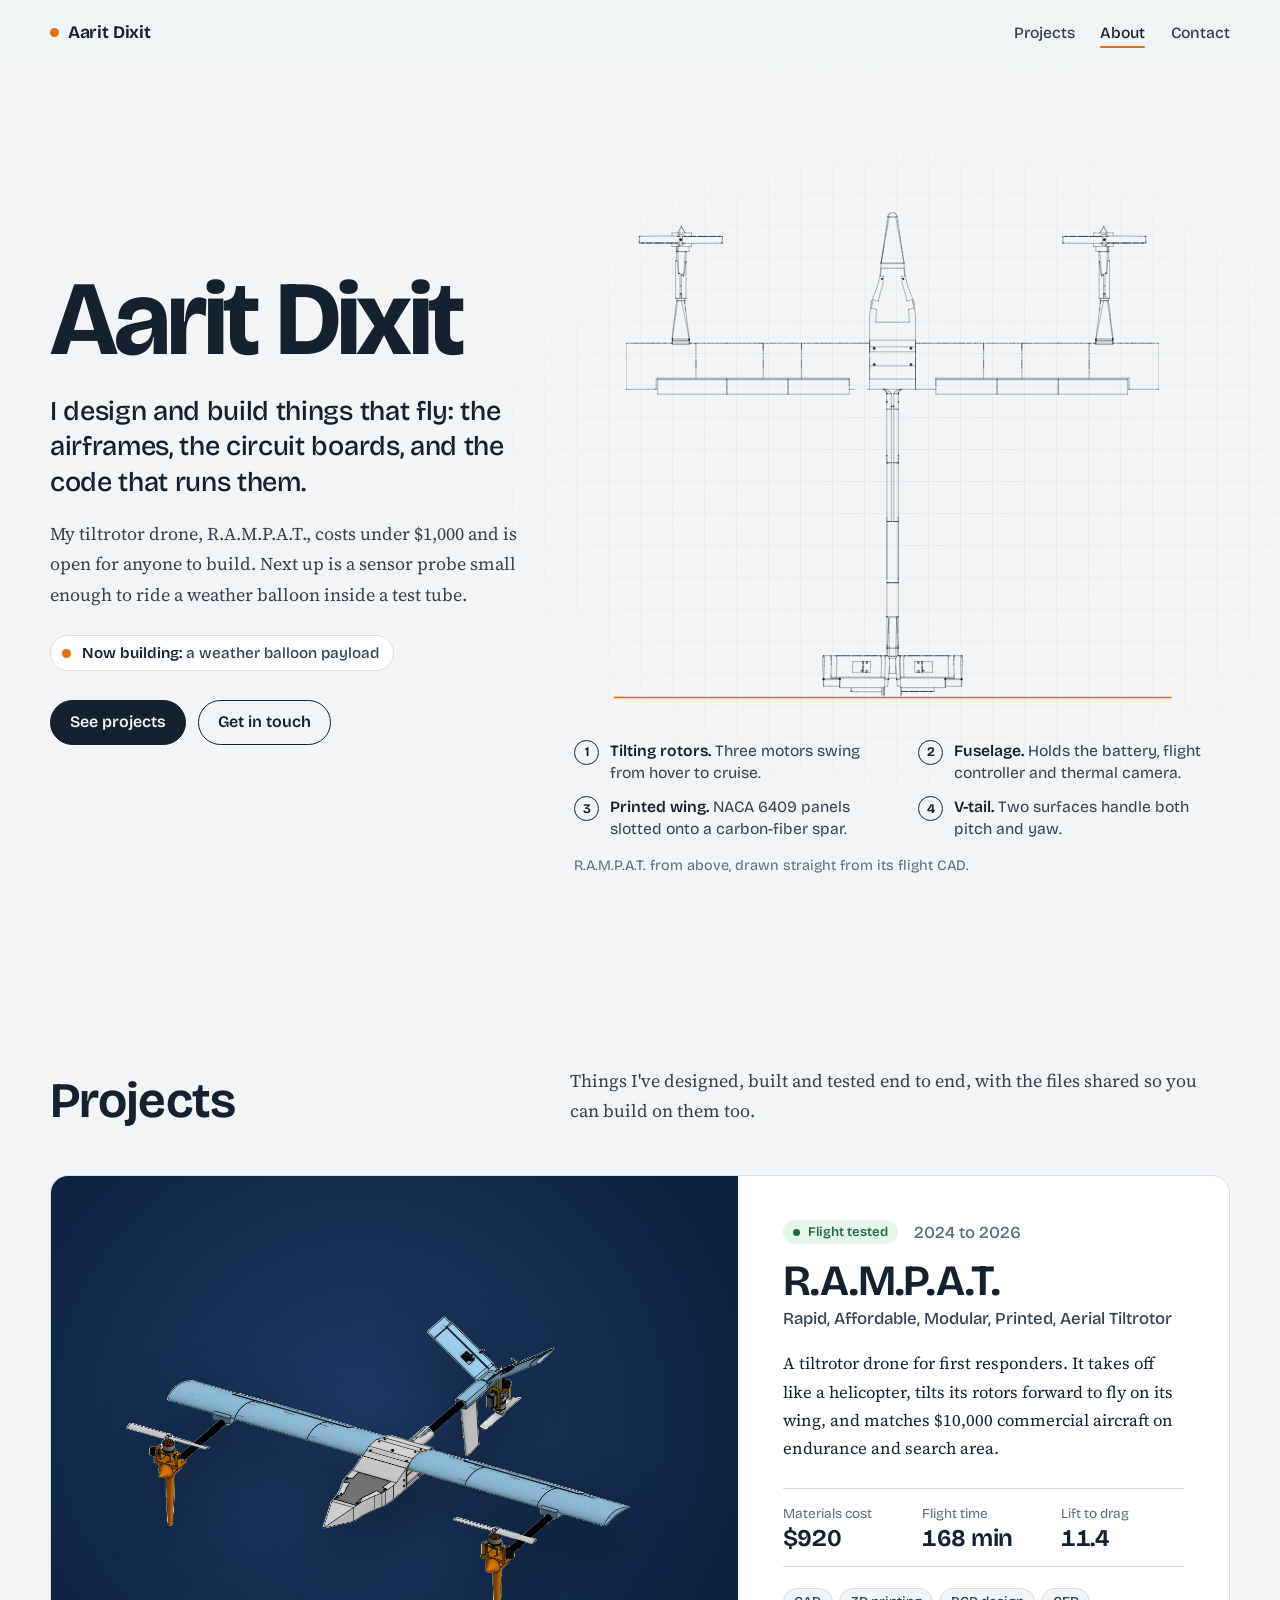
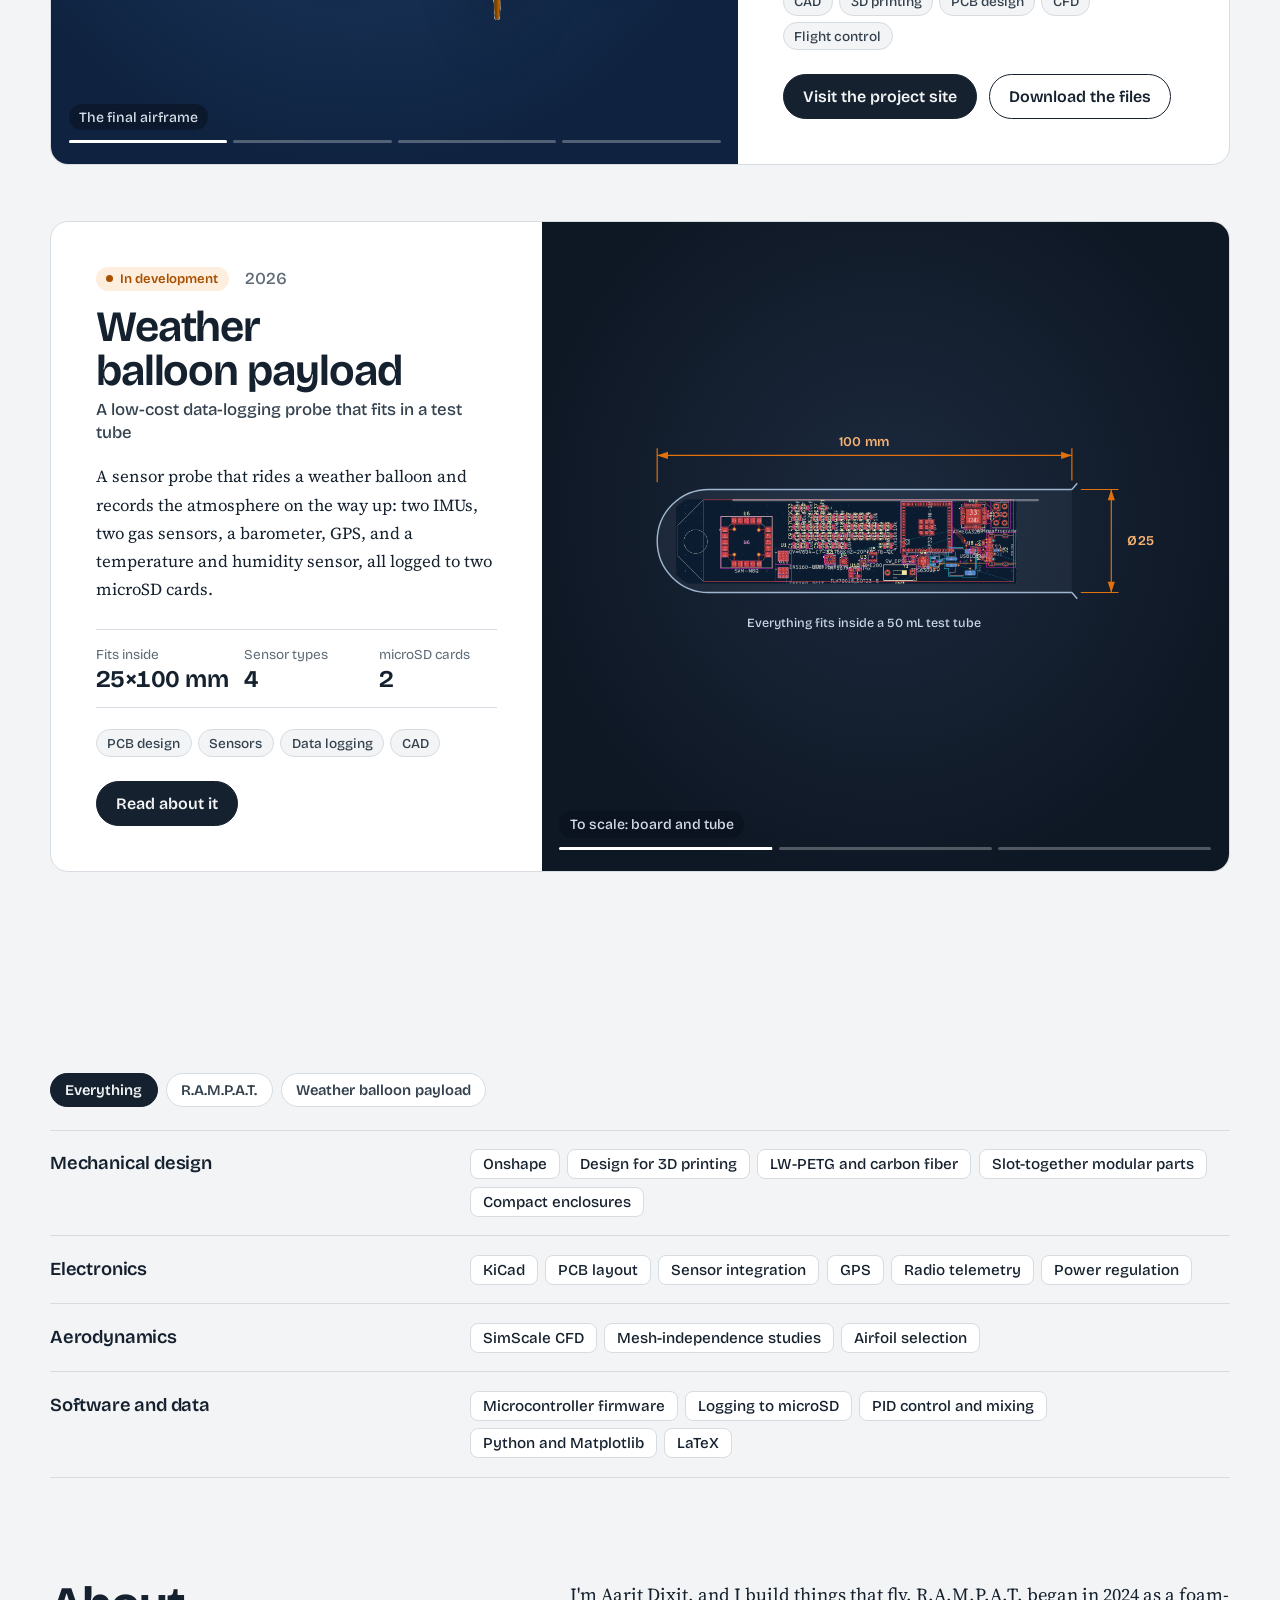
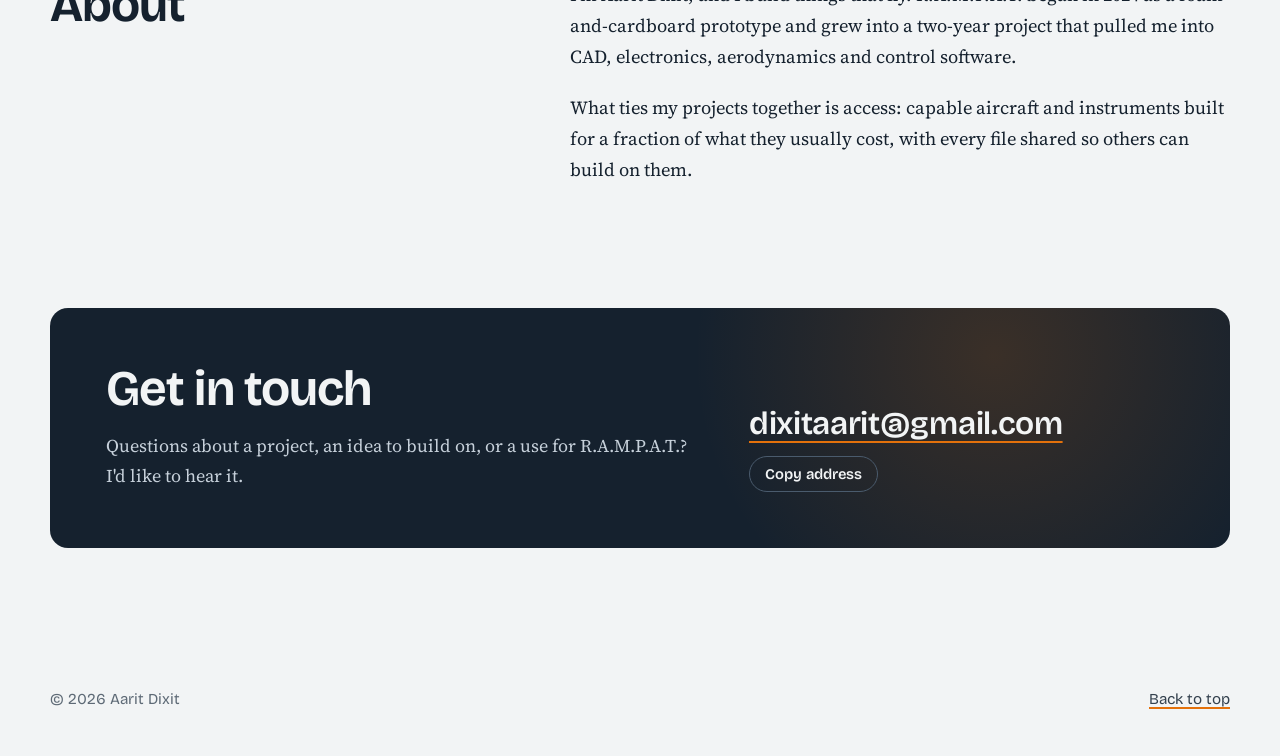
<file: index.html>
<!DOCTYPE html>
<html lang="en">
<head>
<meta charset="utf-8">
<meta name="viewport" content="width=device-width, initial-scale=1">
<title>Aarit Dixit</title>
<meta name="description" content="Aarit Dixit designs and builds things that fly: airframes, circuit boards and the code that runs them. Projects include R.A.M.P.A.T., an open-source 3D-printed tiltrotor, and a weather balloon payload that fits in a test tube.">
<meta property="og:title" content="Aarit Dixit">
<meta property="og:description" content="Aircraft, circuit boards and the code that runs them. Home of R.A.M.P.A.T. and a test-tube-sized weather balloon payload.">
<meta property="og:image" content="assets/img/rampat-render.webp">
<meta name="color-scheme" content="light">
<link rel="icon" href="data:image/svg+xml,%3Csvg xmlns='http://www.w3.org/2000/svg' viewBox='0 0 64 64'%3E%3Crect width='64' height='64' rx='14' fill='%2315212E'/%3E%3Ctext x='32' y='43' font-family='Arial' font-weight='700' font-size='30' text-anchor='middle' fill='%23F2F4F5'%3EAD%3C/text%3E%3Ccircle cx='51' cy='16' r='5' fill='%23E3710B'/%3E%3C/svg%3E">
<link rel="preconnect" href="https://fonts.googleapis.com">
<link rel="preconnect" href="https://fonts.gstatic.com" crossorigin>
<link href="https://fonts.googleapis.com/css2?family=Bricolage+Grotesque:opsz,wght@12..96,400..800&family=Source+Serif+4:ital,opsz,wght@0,8..60,400..600;1,8..60,400&display=swap" rel="stylesheet">
<link rel="stylesheet" href="style.css">
<script>document.documentElement.classList.add('js')</script>
<!-- GoatCounter analytics (no cookies). Dashboard: https://ad314159.goatcounter.com -->
<script data-goatcounter="https://ad314159.goatcounter.com/count" async src="https://gc.zgo.at/count.js"></script>
</head>
<body>
<a class="skip" href="#projects">Skip to projects</a>

<header class="top">
  <div class="wrap">
    <a class="name" href="#top"><i aria-hidden="true"></i>Aarit Dixit</a>
    <nav aria-label="Sections">
      <a href="#projects">Projects</a>
      <a href="#about">About</a>
      <a href="#contact">Contact</a>
    </nav>
  </div>
</header>

<main id="top">

  <!-- ===================== HERO ===================== -->
  <section class="hero">
    <div class="wrap">
      <div class="intro">
        <h1>Aarit Dixit</h1>
        <p class="statement">I design and build things that fly: the airframes, the circuit boards, and the code that runs them.</p>
        <p class="sub">My tiltrotor drone, R.A.M.P.A.T., costs under $1,000 and is open for anyone to build. Next up is a sensor probe small enough to ride a weather balloon inside a test tube.</p>
        <a class="now" href="#payload" data-goatcounter-click="hero-now-building"><span class="pulse" aria-hidden="true"></span><span><b>Now building:</b> a weather balloon payload</span></a>
        <div class="actions">
          <a class="btn" href="#projects">See projects</a>
          <a class="btn line" href="#contact">Get in touch</a>
        </div>
      </div>

      <figure class="plan" id="plan">
        <svg viewBox="-170 -230 2142 1883" role="img" aria-labelledby="planTitle planDesc">
          <title id="planTitle">Plan view of R.A.M.P.A.T.</title>
          <desc id="planDesc">Technical drawing of the aircraft seen from above, generated from its CAD model. Wingspan 1,742 mm, length 1,593 mm. Callouts mark the tilting rotors, fuselage, printed wing and V-tail.</desc>
          <defs>
            <clipPath id="planReveal"><rect id="planRevealRect" x="-170" y="-230" width="2142" height="1883"/></clipPath>
          </defs>
          <g clip-path="url(#planReveal)">
            <image href="assets/img/rampat-plan.svg" x="0" y="0" width="1742" height="1592.7"/>
          </g>
          <line class="scan" id="planScan" x1="-40" x2="1782" y1="0" y2="0"/>
          <g class="dims late" aria-hidden="true">
            <line x1="0" y1="400" x2="0" y2="-150"/>
            <line x1="1742" y1="400" x2="1742" y2="-150"/>
            <line x1="0" y1="-110" x2="1742" y2="-110"/>
            <path d="M0 -110l46 -13v26z" style="fill:var(--accent);stroke:none"/>
            <path d="M1742 -110l-46 -13v26z" style="fill:var(--accent);stroke:none"/>
            <text x="871" y="-138" text-anchor="middle">1,742 mm</text>
            <line x1="930" y1="0" x2="1900" y2="0"/>
            <line x1="1140" y1="1592.7" x2="1900" y2="1592.7"/>
            <line x1="1860" y1="0" x2="1860" y2="1592.7"/>
            <path d="M1860 0l-13 46h26z" style="fill:var(--accent);stroke:none"/>
            <path d="M1860 1592.7l-13 -46h26z" style="fill:var(--accent);stroke:none"/>
            <text x="1920" y="796" text-anchor="middle" transform="rotate(-90 1920 796)">1,593 mm</text>
          </g>
          <g class="leaders late" aria-hidden="true">
            <line x1="560" y1="250" x2="190" y2="92"/><circle class="dot" cx="190" cy="92"/>
            <line x1="1260" y1="250" x2="900" y2="380"/><circle class="dot" cx="900" cy="380"/>
            <line x1="380" y1="820" x2="470" y2="505"/><circle class="dot" cx="470" cy="505"/>
            <line x1="470" y1="1330" x2="720" y2="1490"/><circle class="dot" cx="720" cy="1490"/>
          </g>
          <g class="late" aria-hidden="true">
            <g class="balloon" data-k="1"><circle cx="560" cy="250"/><text x="560" y="252">1</text></g>
            <g class="balloon" data-k="2"><circle cx="1260" cy="250"/><text x="1260" y="252">2</text></g>
            <g class="balloon" data-k="3"><circle cx="380" cy="820"/><text x="380" y="822">3</text></g>
            <g class="balloon" data-k="4"><circle cx="470" cy="1330"/><text x="470" y="1332">4</text></g>
          </g>
        </svg>
        <ol class="legend" aria-label="Drawing callouts">
          <li data-k="1"><b>1</b><span><strong>Tilting rotors.</strong> Three motors swing from hover to cruise.</span></li>
          <li data-k="2"><b>2</b><span><strong>Fuselage.</strong> Holds the battery, flight controller and thermal camera.</span></li>
          <li data-k="3"><b>3</b><span><strong>Printed wing.</strong> NACA 6409 panels slotted onto a carbon-fiber spar.</span></li>
          <li data-k="4"><b>4</b><span><strong>V-tail.</strong> Two surfaces handle both pitch and yaw.</span></li>
        </ol>
        <figcaption>R.A.M.P.A.T. from above, drawn straight from its flight CAD.</figcaption>
      </figure>
    </div>
  </section>

  <!-- ===================== PROJECTS ===================== -->
  <section class="section" id="projects">
    <div class="wrap">
      <div class="section-head" data-reveal>
        <h2>Projects</h2>
        <p>Things I've designed, built and tested end to end, with the files shared so you can build on them too.</p>
      </div>

      <div class="projects">

        <!-- R.A.M.P.A.T. -->
        <article class="proj" id="rampat" data-reveal>
          <div class="stage-wrap">
            <div class="stage navy" data-stage>
              <figure class="slide on">
                <img class="shadow" src="assets/img/rampat-render.webp" width="1163" height="693" alt="Render of R.A.M.P.A.T. with its blue printed wing, white fuselage, V-tail and three orange tilting rotors.">
                <figcaption>The final airframe</figcaption>
              </figure>
              <figure class="slide light">
                <img src="assets/img/rampat-cfd-geometry-7.jpg" width="786" height="471" loading="lazy" alt="Final airframe colored by surface pressure from a CFD simulation.">
                <figcaption>CFD: 73% less drag than geometry 1</figcaption>
              </figure>
              <figure class="slide photo">
                <img src="assets/img/rampat-pcb-photo.jpg" width="1200" height="1600" loading="lazy" alt="Assembled purple flight controller board with a microcontroller module and power connectors." style="object-position:50% 38%">
                <figcaption>The $75 custom flight controller</figcaption>
              </figure>
              <figure class="slide">
                <img class="shadow" src="assets/img/rampat-iteration-2.webp" width="941" height="553" loading="lazy" alt="Render of the earlier, boxier second airframe.">
                <figcaption>Iteration 2, before CFD and carbon fiber</figcaption>
              </figure>
              <div class="bars" role="group" aria-label="Choose an image"></div>
              <span class="glare" aria-hidden="true"></span>
            </div>
          </div>
          <div class="info">
            <p class="kicker"><span class="status">Flight tested</span>2024 to 2026</p>
            <h3><a href="https://thecoder314.github.io/rampat/">R.A.M.P.A.T.</a></h3>
            <p class="full">Rapid, Affordable, Modular, Printed, Aerial Tiltrotor</p>
            <p>A tiltrotor drone for first responders. It takes off like a helicopter, tilts its rotors forward to fly on its wing, and matches $10,000 commercial aircraft on endurance and search area.</p>
            <dl class="facts">
              <div><dt>Materials cost</dt><dd data-count="978" data-prefix="$">$978</dd></div>
              <div><dt>Flight time</dt><dd data-count="178" data-suffix=" min">178 min</dd></div>
              <div><dt>Lift to drag</dt><dd data-count="12.1" data-dec="1">12.1</dd></div>
            </dl>
            <ul class="tags" aria-label="Disciplines">
              <li>CAD</li><li>3D printing</li><li>PCB design</li><li>CFD</li><li>Flight control</li>
            </ul>
            <div class="actions">
              <a class="btn" href="https://thecoder314.github.io/rampat/" data-goatcounter-click="proj-rampat">Visit the project site</a>
              <a class="btn line" href="https://thecoder314.github.io/rampat/files/RAMPAT-all-files.zip" download data-goatcounter-click="proj-rampat-download">Download the files</a>
            </div>
          </div>
        </article>

        <!-- Weather balloon payload -->
        <article class="proj flip" id="payload" data-reveal>
          <div class="stage-wrap">
            <div class="stage slate" data-stage>
              <figure class="slide on" data-play>
                <svg class="tube" viewBox="0 0 660 250" role="img" aria-label="The payload circuit board sliding into a test tube drawn to scale: 100 mm long and 25 mm across.">
                  <defs>
                    <clipPath id="tubeInside"><path d="M534 77H132.5a52.5 52.5 0 0 0 0 105H534z"/></clipPath>
                  </defs>
                  <g clip-path="url(#tubeInside)">
                    <g class="board"><image href="assets/img/payload-pcb-board.png" x="96" y="83" width="380" height="94" preserveAspectRatio="none"/></g>
                  </g>
                  <path class="glass" d="M538 72H132.5a57.5 57.5 0 0 0 0 115H538"/>
                  <path class="glass" d="M538 72l6 -7M538 187l6 7" style="fill:none"/>
                  <path class="shine" d="M160 84H500"/>
                  <g class="dim" aria-hidden="true">
                    <line x1="75" y1="64" x2="75" y2="26"/><line x1="538" y1="62" x2="538" y2="26"/>
                    <line x1="75" y1="34" x2="538" y2="34"/>
                    <path class="arrow" d="M75 34l12 -4v8z"/><path class="arrow" d="M538 34l-12 -4v8z"/>
                    <text x="306" y="24" text-anchor="middle">100 mm</text>
                    <line x1="548" y1="72" x2="590" y2="72"/><line x1="548" y1="187" x2="590" y2="187"/>
                    <line x1="582" y1="72" x2="582" y2="187"/>
                    <path class="arrow" d="M582 72l-4 12h8z"/><path class="arrow" d="M582 187l-4 -12h8z"/>
                    <text x="600" y="134">Ø25</text>
                  </g>
                  <text class="note" x="306" y="226" text-anchor="middle">Everything fits inside a 50 mL test tube</text>
                </svg>
                <figcaption>To scale: board and tube</figcaption>
              </figure>
              <figure class="slide light">
                <img src="assets/img/payload-cad.jpg" width="1156" height="260" loading="lazy" alt="Cutaway CAD model of the payload housing with the battery inside the tube.">
                <figcaption>CAD: housing and battery</figcaption>
              </figure>
              <figure class="slide">
                <img src="assets/img/payload-pcb-layout.png" width="1275" height="627" loading="lazy" alt="KiCad layout of the payload board with GPS, gas sensors, microcontroller and two microSD slots.">
                <figcaption>PCB layout in KiCad, in progress</figcaption>
              </figure>
              <div class="bars" role="group" aria-label="Choose an image"></div>
              <span class="glare" aria-hidden="true"></span>
            </div>
          </div>
          <div class="info">
            <p class="kicker"><span class="status wip">In development</span>2026</p>
            <h3><a href="projects/weather-balloon-payload.html">Weather balloon payload</a></h3>
            <p class="full">A low-cost data-logging probe that fits in a test tube</p>
            <p>A sensor probe that rides a weather balloon and records the atmosphere on the way up: two IMUs, two gas sensors, a barometer, GPS, and a temperature and humidity sensor, all logged to two microSD cards.</p>
            <dl class="facts">
              <div><dt>Fits inside</dt><dd>25×100 mm</dd></div>
              <div><dt>Sensor types</dt><dd data-count="5">5</dd></div>
              <div><dt>microSD cards</dt><dd data-count="2">2</dd></div>
            </dl>
            <ul class="tags" aria-label="Disciplines">
              <li>PCB design</li><li>Sensors</li><li>Data logging</li><li>CAD</li>
            </ul>
            <div class="actions">
              <a class="btn" href="projects/weather-balloon-payload.html" data-goatcounter-click="proj-payload">Read about it</a>
            </div>
          </div>
        </article>

        <!--
          ADDING ANOTHER PROJECT
          Copy one of the <article class="proj"> blocks above and change its text and images.
          Add class="proj flip" to put the images on the right. Each <figure class="slide"> is one image
          in the auto-playing gallery; the first one needs class="slide on".
          For a full write-up, copy projects/_template.html.
        -->
      </div>
    </div>
  </section>

  <!-- ===================== TOOLBOX ===================== -->
  <section class="section" id="tools">
    <div class="wrap">
      <div class="section-head" data-reveal>
        <h2>What I work with</h2>
        <p>The tools and methods behind these projects. Pick a project to see what it used.</p>
      </div>
      <div class="filter" role="group" aria-label="Show tools used by" data-reveal>
        <button type="button" data-f="all" aria-pressed="true">Everything</button>
        <button type="button" data-f="r" aria-pressed="false">R.A.M.P.A.T.</button>
        <button type="button" data-f="p" aria-pressed="false">Weather balloon payload</button>
      </div>
      <dl class="tools" id="tools-list" data-reveal>
        <div><dt>Mechanical design</dt><dd>
          <span class="tool" data-p="r p">Onshape</span><span class="tool" data-p="r p">Design for 3D printing</span><span class="tool" data-p="r">LW-PETG and carbon fiber</span><span class="tool" data-p="r">Slot-together modular parts</span><span class="tool" data-p="p">Compact enclosures</span>
        </dd></div>
        <div><dt>Electronics</dt><dd>
          <span class="tool" data-p="r p">KiCad</span><span class="tool" data-p="r p">PCB layout</span><span class="tool" data-p="r p">Sensor integration</span><span class="tool" data-p="p">GPS</span><span class="tool" data-p="r">Radio telemetry</span><span class="tool" data-p="p">Power regulation</span>
        </dd></div>
        <div><dt>Aerodynamics</dt><dd>
          <span class="tool" data-p="r">SimScale CFD</span><span class="tool" data-p="r">Mesh-independence studies</span><span class="tool" data-p="r">Airfoil selection</span>
        </dd></div>
        <div><dt>Software and data</dt><dd>
          <span class="tool" data-p="r p">Microcontroller firmware</span><span class="tool" data-p="r p">Logging to microSD</span><span class="tool" data-p="r">PID control and mixing</span><span class="tool" data-p="r">Python and Matplotlib</span><span class="tool" data-p="r">LaTeX</span>
        </dd></div>
      </dl>
    </div>
  </section>

  <!-- ===================== ABOUT ===================== -->
  <section class="section" id="about">
    <div class="wrap about" data-reveal>
      <h2>About</h2>
      <div class="text">
        <!-- Add a photo here if you like:
             <img src="assets/img/me.jpg" width="800" height="1000" alt="Aarit Dixit" style="border-radius:12px;margin-bottom:1.5rem;max-width:320px"> -->
        <p>I'm Aarit Dixit, and I build things that fly. R.A.M.P.A.T. began in 2024 as a foam-and-cardboard prototype and grew into a two-year project that pulled me into CAD, electronics, aerodynamics and control software.</p>
        <p>What ties my projects together is access: capable aircraft and instruments built for a fraction of what they usually cost, with every file shared so others can build on them.</p>
      </div>
    </div>
  </section>

  <!-- ===================== CONTACT ===================== -->
  <section class="section" id="contact">
    <div class="wrap">
      <div class="contact" data-reveal>
        <div>
          <h2>Get in touch</h2>
          <p>Questions about a project, an idea to build on, or a use for R.A.M.P.A.T.? I'd like to hear it.</p>
        </div>
        <div class="row">
          <a class="mail" href="mailto:dixitaarit@gmail.com" data-goatcounter-click="email">dixitaarit@gmail.com</a>
          <button type="button" class="copy" id="copyMail" data-mail="dixitaarit@gmail.com">Copy address</button>
        </div>
      </div>
    </div>
  </section>
</main>

<footer class="foot">
  <div class="wrap">
    <span>&copy; <span id="year">2026</span> Aarit Dixit</span>
    <a href="#top">Back to top</a>
  </div>
</footer>

<script src="main.js" defer></script>
</body>
</html>
</file>
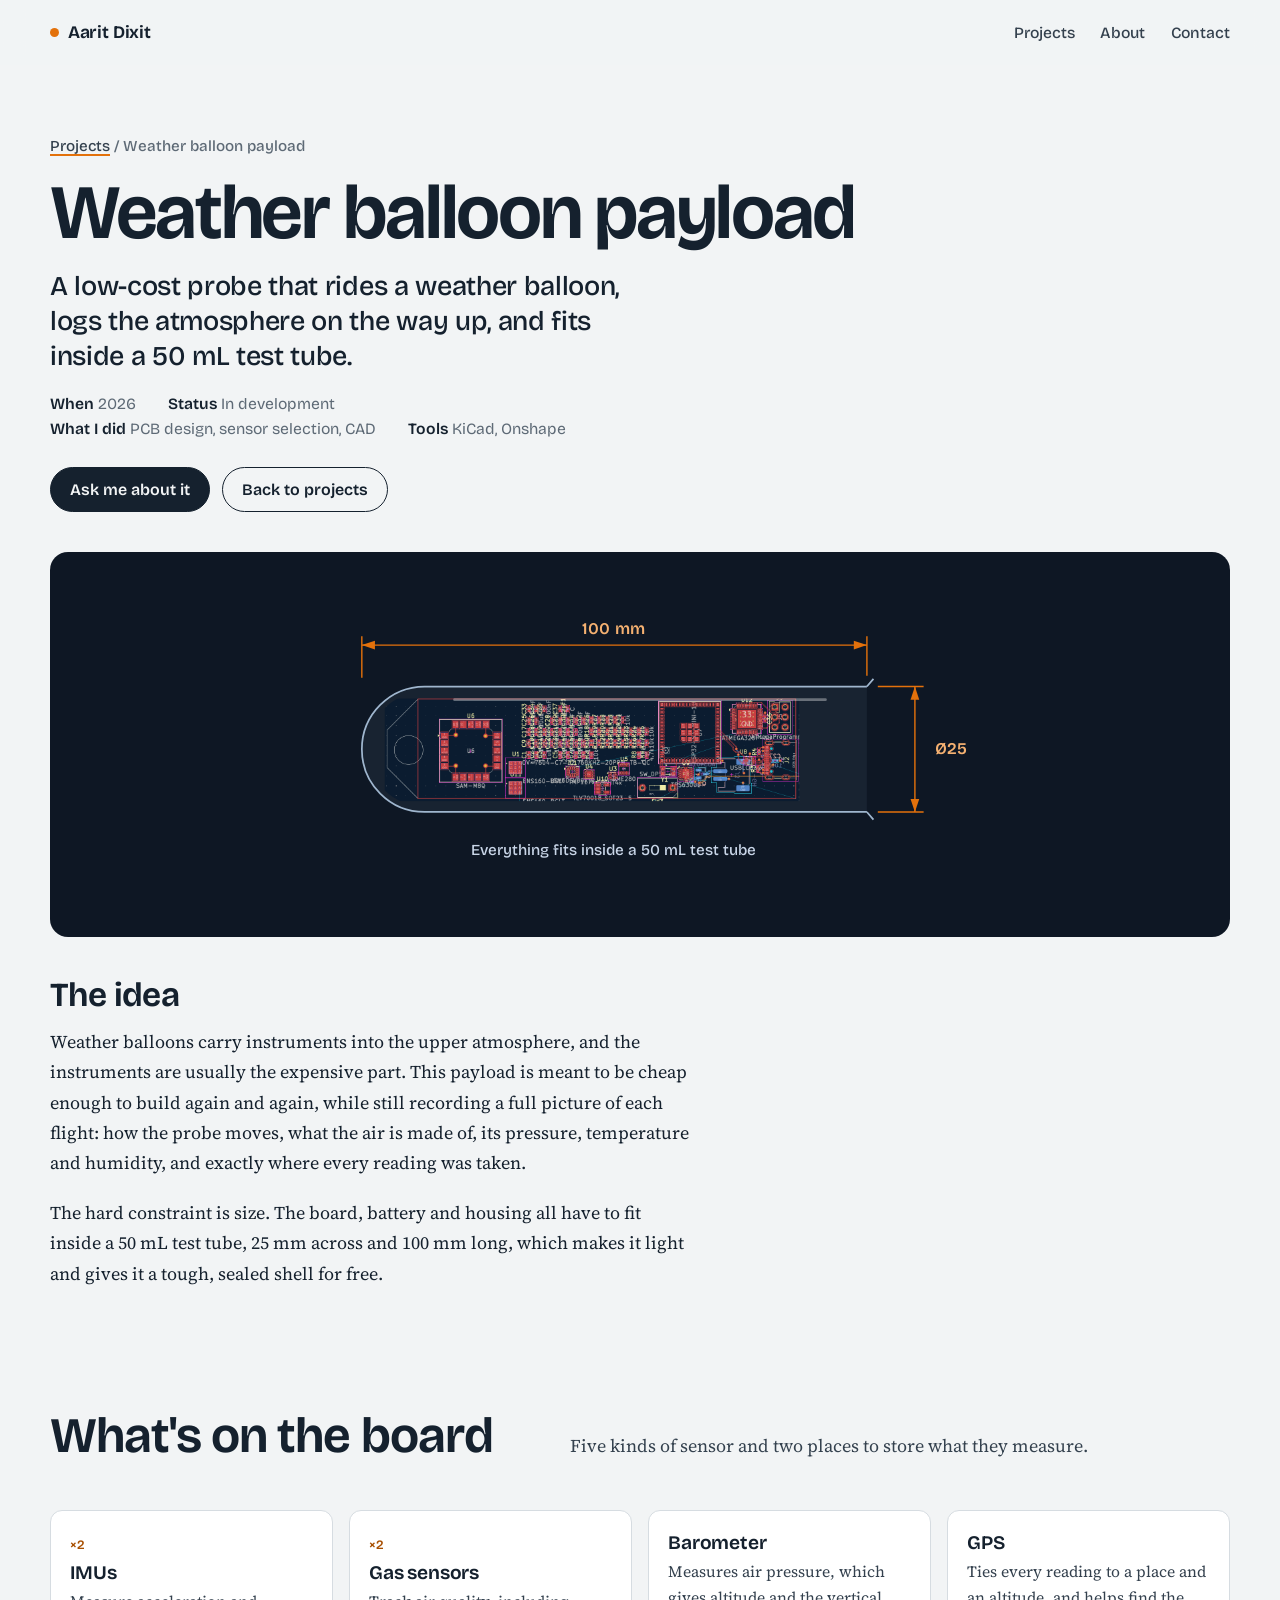
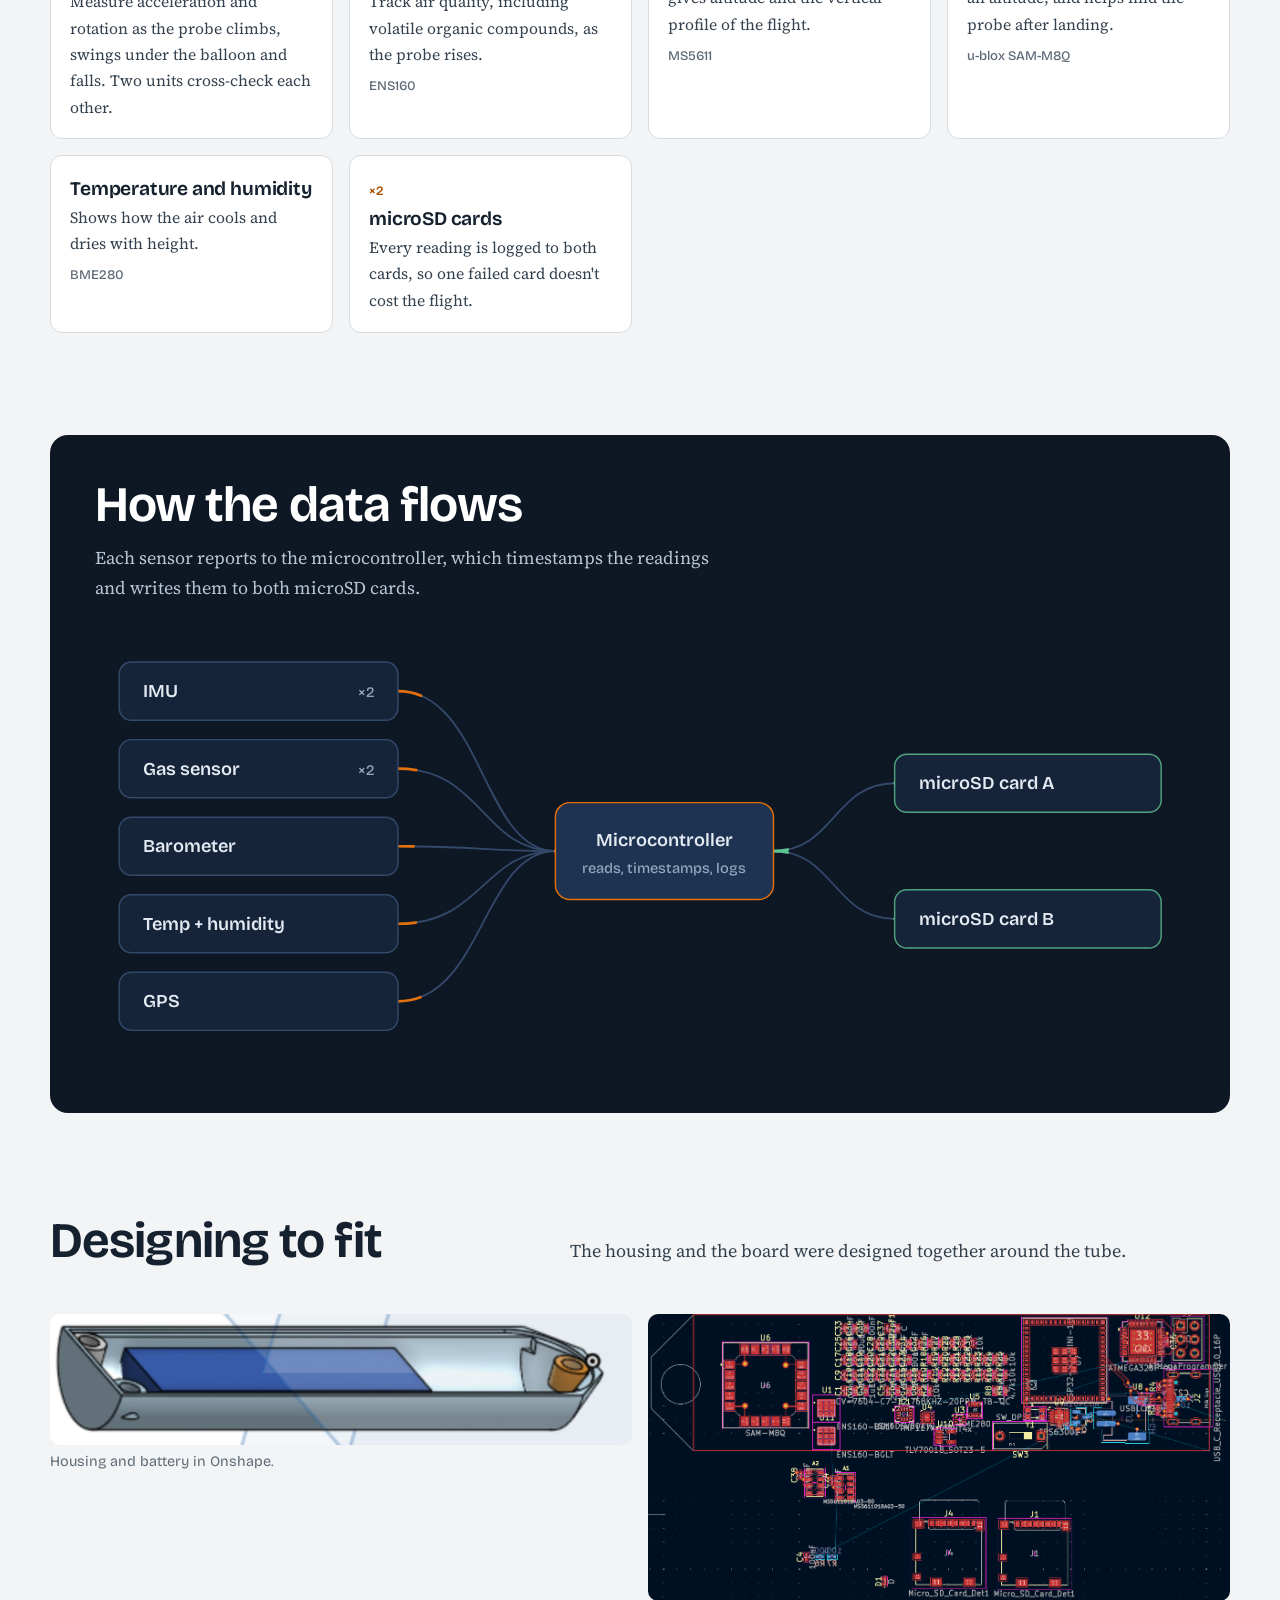
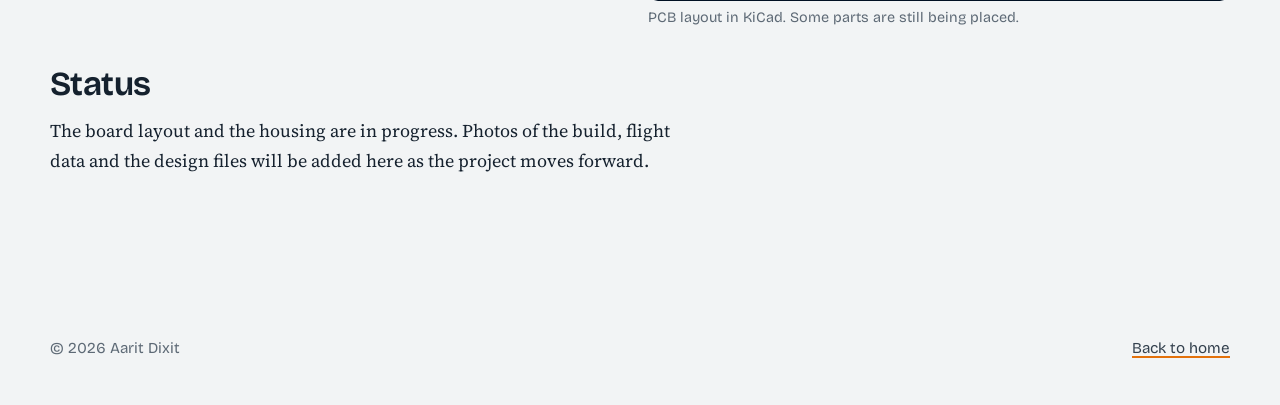
<file: projects/weather-balloon-payload.html>
<!DOCTYPE html>
<html lang="en">
<head>
<meta charset="utf-8">
<meta name="viewport" content="width=device-width, initial-scale=1">
<title>Weather balloon payload | Aarit Dixit</title>
<meta name="description" content="A low-cost data-logging probe for weather balloons: two IMUs, two gas sensors, a barometer, GPS and a temperature and humidity sensor, logged to two microSD cards, all inside a 50 mL test tube.">
<meta property="og:title" content="Weather balloon payload | Aarit Dixit">
<meta property="og:description" content="A sensor probe that rides a weather balloon and fits inside a 50 mL test tube.">
<meta property="og:image" content="../assets/img/payload-pcb-board.png">
<meta name="color-scheme" content="light">
<link rel="icon" href="data:image/svg+xml,%3Csvg xmlns='http://www.w3.org/2000/svg' viewBox='0 0 64 64'%3E%3Crect width='64' height='64' rx='14' fill='%2315212E'/%3E%3Ctext x='32' y='43' font-family='Arial' font-weight='700' font-size='30' text-anchor='middle' fill='%23F2F4F5'%3EAD%3C/text%3E%3Ccircle cx='51' cy='16' r='5' fill='%23E3710B'/%3E%3C/svg%3E">
<link rel="preconnect" href="https://fonts.googleapis.com">
<link rel="preconnect" href="https://fonts.gstatic.com" crossorigin>
<link href="https://fonts.googleapis.com/css2?family=Bricolage+Grotesque:opsz,wght@12..96,400..800&family=Source+Serif+4:ital,opsz,wght@0,8..60,400..600;1,8..60,400&display=swap" rel="stylesheet">
<link rel="stylesheet" href="../style.css">
<script>document.documentElement.classList.add('js')</script>
<script data-goatcounter="https://ad314159.goatcounter.com/count" async src="https://gc.zgo.at/count.js"></script>
</head>
<body>
<a class="skip" href="#content">Skip to content</a>

<header class="top">
  <div class="wrap">
    <a class="name" href="../"><i aria-hidden="true"></i>Aarit Dixit</a>
    <nav aria-label="Sections">
      <a href="../#projects">Projects</a>
      <a href="../#about">About</a>
      <a href="../#contact">Contact</a>
    </nav>
  </div>
</header>

<main id="content">
  <section class="proj-hero">
    <div class="wrap">
      <div class="intro">
        <p class="crumbs"><a href="../#projects">Projects</a> / Weather balloon payload</p>
        <h1>Weather balloon payload</h1>
        <p class="statement">A low-cost probe that rides a weather balloon, logs the atmosphere on the way up, and fits inside a 50 mL test tube.</p>
        <p class="proj-meta">
          <span><b>When</b> 2026</span>
          <span><b>Status</b> In development</span>
          <span><b>What I did</b> PCB design, sensor selection, CAD</span>
          <span><b>Tools</b> KiCad, Onshape</span>
        </p>
        <div class="actions">
          <a class="btn" href="mailto:dixitaarit@gmail.com?subject=Weather%20balloon%20payload" data-goatcounter-click="payload-email">Ask me about it</a>
          <a class="btn line" href="../#projects">Back to projects</a>
        </div>
      </div>
    </div>
  </section>

  <section class="section" style="padding-top:.5rem">
    <div class="wrap">
      <div class="dark-band" data-play-on-view style="display:grid;place-items:center;padding-block:clamp(2rem,5vw,3.5rem)">
        <svg class="tube" viewBox="0 0 660 250" role="img" aria-label="The payload circuit board sliding into a test tube drawn to scale: 100 mm long and 25 mm across.">
          <defs><clipPath id="tubeInside2"><path d="M534 77H132.5a52.5 52.5 0 0 0 0 105H534z"/></clipPath></defs>
          <g clip-path="url(#tubeInside2)"><g class="board"><image href="../assets/img/payload-pcb-board.png" x="96" y="83" width="380" height="94" preserveAspectRatio="none"/></g></g>
          <path class="glass" d="M538 72H132.5a57.5 57.5 0 0 0 0 115H538"/>
          <path class="glass" d="M538 72l6 -7M538 187l6 7" style="fill:none"/>
          <path class="shine" d="M160 84H500"/>
          <g class="dim" aria-hidden="true">
            <line x1="75" y1="64" x2="75" y2="26"/><line x1="538" y1="62" x2="538" y2="26"/>
            <line x1="75" y1="34" x2="538" y2="34"/>
            <path class="arrow" d="M75 34l12 -4v8z"/><path class="arrow" d="M538 34l-12 -4v8z"/>
            <text x="306" y="24" text-anchor="middle">100 mm</text>
            <line x1="548" y1="72" x2="590" y2="72"/><line x1="548" y1="187" x2="590" y2="187"/>
            <line x1="582" y1="72" x2="582" y2="187"/>
            <path class="arrow" d="M582 72l-4 12h8z"/><path class="arrow" d="M582 187l-4 -12h8z"/>
            <text x="600" y="134">Ø25</text>
          </g>
          <text class="note" x="306" y="226" text-anchor="middle">Everything fits inside a 50 mL test tube</text>
        </svg>
      </div>

      <div class="prose" data-reveal>
        <h2>The idea</h2>
        <p>Weather balloons carry instruments into the upper atmosphere, and the instruments are usually the expensive part. This payload is meant to be cheap enough to build again and again, while still recording a full picture of each flight: how the probe moves, what the air is made of, its pressure, temperature and humidity, and exactly where every reading was taken.</p>
        <p>The hard constraint is size. The board, battery and housing all have to fit inside a 50 mL test tube, 25 mm across and 100 mm long, which makes it light and gives it a tough, sealed shell for free.</p>
      </div>
    </div>
  </section>

  <section class="section">
    <div class="wrap">
      <div class="section-head" data-reveal>
        <h2>What's on the board</h2>
        <p>Five kinds of sensor and two places to store what they measure.</p>
      </div>
      <!-- Part numbers below are read from the KiCad layout. Double-check them against the final schematic. -->
      <div class="sensors" data-reveal>
        <article class="sensor"><span class="qty">×2</span><h3>IMUs</h3><p>Measure acceleration and rotation as the probe climbs, swings under the balloon and falls. Two units cross-check each other.</p></article>
        <article class="sensor"><span class="qty">×2</span><h3>Gas sensors</h3><p>Track air quality, including volatile organic compounds, as the probe rises.</p><span class="part">ENS160</span></article>
        <article class="sensor"><h3>Barometer</h3><p>Measures air pressure, which gives altitude and the vertical profile of the flight.</p><span class="part">MS5611</span></article>
        <article class="sensor"><h3>GPS</h3><p>Ties every reading to a place and an altitude, and helps find the probe after landing.</p><span class="part">u-blox SAM-M8Q</span></article>
        <article class="sensor"><h3>Temperature and humidity</h3><p>Shows how the air cools and dries with height.</p><span class="part">BME280</span></article>
        <article class="sensor"><span class="qty">×2</span><h3>microSD cards</h3><p>Every reading is logged to both cards, so one failed card doesn't cost the flight.</p></article>
      </div>
    </div>
  </section>

  <section class="section">
    <div class="wrap">
      <div class="dark-band" data-reveal>
        <h2>How the data flows</h2>
        <p style="margin-top:.8rem">Each sensor reports to the microcontroller, which timestamps the readings and writes them to both microSD cards.</p>
        <div style="margin-top:1.8rem">
<svg class="flow flow-h" viewBox="0 0 900 360" role="img" aria-label="Data flow: two IMUs, two gas sensors, a barometer, a temperature and humidity sensor and GPS all feed the microcontroller, which writes every reading to two microSD cards."><path class="wire" d="M250 48C320 48 320 180 380 180"/><path class="wire" d="M250 112C320 112 320 180 380 180"/><path class="wire" d="M250 176C320 176 320 180 380 180"/><path class="wire" d="M250 240C320 240 320 180 380 180"/><path class="wire" d="M250 304C320 304 320 180 380 180"/><path class="wire" d="M560 180C610 180 610 124 660 124"/><path class="wire" d="M560 180C610 180 610 236 660 236"/><path class="pulse-line" pathLength="100" style="animation-delay:-0.00s" d="M250 48C320 48 320 180 380 180"/><path class="pulse-line" pathLength="100" style="animation-delay:-0.45s" d="M250 112C320 112 320 180 380 180"/><path class="pulse-line" pathLength="100" style="animation-delay:-0.90s" d="M250 176C320 176 320 180 380 180"/><path class="pulse-line" pathLength="100" style="animation-delay:-1.35s" d="M250 240C320 240 320 180 380 180"/><path class="pulse-line" pathLength="100" style="animation-delay:-1.80s" d="M250 304C320 304 320 180 380 180"/><path class="pulse-line out" pathLength="100" style="animation-delay:-0.00s" d="M560 180C610 180 610 124 660 124"/><path class="pulse-line out" pathLength="100" style="animation-delay:-1.20s" d="M560 180C610 180 610 236 660 236"/><g class="box"><rect x="20" y="24" width="230" height="48" rx="10"/><text x="40" y="53">IMU</text><text class="small" x="230" y="53" text-anchor="end">×2</text></g><g class="box"><rect x="20" y="88" width="230" height="48" rx="10"/><text x="40" y="117">Gas sensor</text><text class="small" x="230" y="117" text-anchor="end">×2</text></g><g class="box"><rect x="20" y="152" width="230" height="48" rx="10"/><text x="40" y="181">Barometer</text></g><g class="box"><rect x="20" y="216" width="230" height="48" rx="10"/><text x="40" y="245">Temp + humidity</text></g><g class="box"><rect x="20" y="280" width="230" height="48" rx="10"/><text x="40" y="309">GPS</text></g><g class="box sd"><rect x="660" y="100" width="220" height="48" rx="10"/><text x="680" y="129">microSD card A</text></g><g class="box sd"><rect x="660" y="212" width="220" height="48" rx="10"/><text x="680" y="241">microSD card B</text></g><g class="box mcu"><rect x="380" y="140" width="180" height="80" rx="12"/><text x="470" y="176" text-anchor="middle">Microcontroller</text><text class="small" x="470" y="198" text-anchor="middle">reads, timestamps, logs</text></g></svg>
<svg class="flow flow-v" viewBox="0 0 360 560" role="img" aria-label="Data flow: five kinds of sensors feed the microcontroller, which writes every reading to two microSD cards."><path class="wire" d="M95 66C95 126 180 240 180 300"/><path class="wire" d="M265 66C265 126 180 240 180 300"/><path class="wire" d="M95 136C95 196 180 240 180 300"/><path class="wire" d="M265 136C265 196 180 240 180 300"/><path class="wire" d="M180 206C180 266 180 240 180 300"/><path class="wire" d="M180 376C180 420 95 420 95 470"/><path class="wire" d="M180 376C180 420 265 420 265 470"/><path class="pulse-line" pathLength="100" style="animation-delay:-0.00s" d="M95 66C95 126 180 240 180 300"/><path class="pulse-line" pathLength="100" style="animation-delay:-0.45s" d="M265 66C265 126 180 240 180 300"/><path class="pulse-line" pathLength="100" style="animation-delay:-0.90s" d="M95 136C95 196 180 240 180 300"/><path class="pulse-line" pathLength="100" style="animation-delay:-1.35s" d="M265 136C265 196 180 240 180 300"/><path class="pulse-line" pathLength="100" style="animation-delay:-1.80s" d="M180 206C180 266 180 240 180 300"/><path class="pulse-line out" pathLength="100" style="animation-delay:-0.00s" d="M180 376C180 420 95 420 95 470"/><path class="pulse-line out" pathLength="100" style="animation-delay:-1.20s" d="M180 376C180 420 265 420 265 470"/><g class="box"><rect x="20" y="20" width="150" height="46" rx="10"/><text x="95" y="48" text-anchor="middle">IMU ×2</text></g><g class="box"><rect x="190" y="20" width="150" height="46" rx="10"/><text x="265" y="48" text-anchor="middle">Gas sensor ×2</text></g><g class="box"><rect x="20" y="90" width="150" height="46" rx="10"/><text x="95" y="118" text-anchor="middle">Barometer</text></g><g class="box"><rect x="190" y="90" width="150" height="46" rx="10"/><text x="265" y="118" text-anchor="middle">Temp + humidity</text></g><g class="box"><rect x="105" y="160" width="150" height="46" rx="10"/><text x="180" y="188" text-anchor="middle">GPS</text></g><g class="box mcu"><rect x="90" y="300" width="180" height="76" rx="12"/><text x="180" y="334" text-anchor="middle">Microcontroller</text><text class="small" x="180" y="356" text-anchor="middle">reads, timestamps, logs</text></g><g class="box sd"><rect x="20" y="470" width="150" height="46" rx="10"/><text x="95" y="498" text-anchor="middle">microSD A</text></g><g class="box sd"><rect x="190" y="470" width="150" height="46" rx="10"/><text x="265" y="498" text-anchor="middle">microSD B</text></g></svg>
        </div>
      </div>
    </div>
  </section>

  <section class="section">
    <div class="wrap">
      <div class="section-head" data-reveal>
        <h2>Designing to fit</h2>
        <p>The housing and the board were designed together around the tube.</p>
      </div>
      <div class="gallery" data-reveal style="grid-template-columns:repeat(auto-fit,minmax(320px,1fr))">
        <figure><img src="../assets/img/payload-cad.jpg" width="1156" height="260" loading="lazy" alt="Cutaway CAD model of the payload housing with the battery inside." style="background:#E7ECF1"><figcaption>Housing and battery in Onshape.</figcaption></figure>
        <figure><img src="../assets/img/payload-pcb-layout.png" width="1275" height="627" loading="lazy" alt="KiCad layout of the payload board."><figcaption>PCB layout in KiCad. Some parts are still being placed.</figcaption></figure>
      </div>

      <div class="prose" data-reveal>
        <h2>Status</h2>
        <p>The board layout and the housing are in progress. Photos of the build, flight data and the design files will be added here as the project moves forward.</p>
        <!-- PLACEHOLDERS: add build photos, a flight data chart and a download link here, e.g.
             <div class="gallery"> <figure><img src="../assets/img/payload-build-1.jpg" ...><figcaption>...</figcaption></figure> </div>
             <p><a class="btn" href="../files/payload-files.zip" download>Download the files</a></p> -->
      </div>
    </div>
  </section>
</main>

<footer class="foot">
  <div class="wrap">
    <span>&copy; <span id="year">2026</span> Aarit Dixit</span>
    <a href="../">Back to home</a>
  </div>
</footer>
<script src="../main.js" defer></script>
</body>
</html>
</file>
<file: style.css>
/* =========================================================
   Aarit Dixit — personal site
   Tokens first; everything below uses them.
   ========================================================= */
:root{
  --paper:#F2F4F5;
  --surface:#FFFFFF;
  --ink:#15212E;
  --ink-2:#34414E;
  --muted:#5E6A76;
  --line:#D6DCE1;
  --accent:#E3710B;        /* the orange Onshape parts are drawn in */
  --accent-ink:#A84F00;    /* accent dark enough for text */
  --navy:#0F2340;          /* R.A.M.P.A.T.'s own colour */
  --slate:#0E1724;         /* payload stage */
  --go:#2E9E6A;            /* "flying" status */
  --display:"Bricolage Grotesque","Helvetica Neue",Arial,sans-serif;
  --text:"Source Serif 4",Georgia,"Times New Roman",serif;
  --wrap:1180px;
  --r:8px;
  --ease:cubic-bezier(.2,.7,.2,1);
}

*,*::before,*::after{box-sizing:border-box}
html{scroll-behavior:smooth;scroll-padding-top:80px;-webkit-text-size-adjust:100%}
body{margin:0;background:var(--paper);color:var(--ink);font:400 1.125rem/1.68 var(--text);font-optical-sizing:auto;-webkit-font-smoothing:antialiased;overflow-x:hidden}
img,svg{max-width:100%;height:auto;display:block}
a{color:inherit;text-decoration-color:var(--accent);text-decoration-thickness:1.5px;text-underline-offset:.22em}
a:hover{color:var(--accent-ink)}
:focus-visible{outline:3px solid var(--accent);outline-offset:3px;border-radius:2px}
p{margin:0 0 1.1em;max-width:36em}
h1,h2,h3,h4{font-family:var(--display);font-weight:650;line-height:1.02;margin:0;letter-spacing:-.018em;text-wrap:balance}
h2{font-size:clamp(2rem,4.2vw,3.1rem)}
h3{font-size:1.45rem;letter-spacing:-.01em}
.wrap{width:min(var(--wrap),100% - 2.5rem);margin-inline:auto}
@media (max-width:560px){.wrap{width:calc(100% - 2rem)}}
.skip{position:absolute;left:1rem;top:-3rem;background:var(--ink);color:var(--paper);padding:.5rem .8rem;border-radius:var(--r);font:500 .95rem var(--display);z-index:50}
.skip:focus{top:1rem}

/* ---------- motion: scroll reveals (only when JS is running) ---------- */
html.js [data-reveal]{opacity:0;transform:translateY(22px);transition:opacity .7s var(--ease),transform .7s var(--ease);transition-delay:var(--d,0s)}
html.js [data-reveal].in{opacity:1;transform:none}

/* ---------- header ---------- */
.top{position:sticky;top:0;z-index:20;background:color-mix(in srgb,var(--paper) 86%,transparent);backdrop-filter:saturate(1.4) blur(12px);-webkit-backdrop-filter:saturate(1.4) blur(12px);border-bottom:1px solid transparent;transition:border-color .2s,background .2s}
.top.scrolled{border-bottom-color:var(--line)}
.top .wrap{display:flex;align-items:center;justify-content:space-between;gap:1rem;height:64px}
.name{font:650 1.1rem var(--display);letter-spacing:-.01em;text-decoration:none;color:var(--ink);white-space:nowrap;display:flex;align-items:center;gap:.55rem}
.name:hover{color:var(--ink)}
.name i{width:9px;height:9px;border-radius:50%;background:var(--accent);display:inline-block}
.top nav{display:flex;gap:1.6rem;font:500 .98rem var(--display)}
.top nav a{text-decoration:none;color:var(--ink-2);padding:.3rem 0;position:relative}
.top nav a::after{content:"";position:absolute;left:0;right:0;bottom:-2px;height:2px;background:var(--accent);border-radius:2px;transform:scaleX(0);transform-origin:left;transition:transform .3s var(--ease)}
.top nav a:hover{color:var(--ink)}
.top nav a:hover::after,.top nav a[aria-current="true"]::after{transform:scaleX(1)}
.top nav a[aria-current="true"]{color:var(--ink)}
@media (max-width:560px){.top nav{gap:1.1rem;font-size:.94rem}}

/* ---------- buttons ---------- */
.btn{display:inline-flex;align-items:center;gap:.5rem;font:600 1rem/1 var(--display);padding:.85rem 1.2rem;border-radius:999px;text-decoration:none;background:var(--ink);color:var(--paper);border:1.5px solid var(--ink);transition:background .2s,color .2s,transform .2s var(--ease)}
.btn:hover{background:#26384B;color:var(--paper);transform:translateY(-2px)}
.btn:active{transform:none}
.btn.line{background:transparent;color:var(--ink)}
.btn.line:hover{background:var(--surface);color:var(--ink)}
.btn.light{background:var(--paper);color:var(--ink);border-color:var(--paper)}
.btn.light:hover{background:#fff;color:var(--ink)}
.btn svg{width:17px;height:17px;flex:none}
.actions{display:flex;flex-wrap:wrap;gap:.7rem}

/* ---------- hero ---------- */
.hero{position:relative;padding-block:clamp(2.5rem,6vw,5rem) clamp(3rem,7vw,6rem);overflow:hidden}
.hero::before{content:"";position:absolute;inset:0;z-index:-1;
  background-image:linear-gradient(var(--line) 1px,transparent 1px),linear-gradient(90deg,var(--line) 1px,transparent 1px);
  background-size:32px 32px;opacity:.45;
  -webkit-mask-image:radial-gradient(ellipse 70% 80% at 72% 45%,#000 0%,transparent 70%);mask-image:radial-gradient(ellipse 70% 80% at 72% 45%,#000 0%,transparent 70%)}
.hero .wrap{display:grid;gap:2.5rem 3.5rem;align-items:center}
@media (min-width:980px){.hero .wrap{grid-template-columns:5fr 7fr}}
.hero .wrap > *{min-width:0}
.hero h1{font-size:clamp(3.2rem,8.4vw,6.6rem);font-weight:700;letter-spacing:-.035em;line-height:.92;margin-bottom:1.6rem}
.statement{font:500 clamp(1.35rem,2.2vw,1.7rem)/1.3 var(--display);letter-spacing:-.012em;color:var(--ink);max-width:22em;margin-bottom:1.2rem}
.hero .sub{color:var(--ink-2);margin-bottom:1.6rem;max-width:30em}
.now{display:inline-flex;align-items:center;gap:.65rem;margin-bottom:1.8rem;padding:.45rem .9rem .45rem .7rem;border-radius:999px;background:var(--surface);border:1px solid var(--line);font:500 .95rem/1.25 var(--display);color:var(--ink-2);text-decoration:none;transition:border-color .2s,transform .2s var(--ease)}
.now:hover{border-color:var(--ink);color:var(--ink);transform:translateY(-1px)}
.now b{font-weight:600;color:var(--ink)}
.pulse{position:relative;width:9px;height:9px;flex:none;border-radius:50%;background:var(--accent)}
.pulse::after{content:"";position:absolute;inset:-5px;border-radius:50%;border:2px solid var(--accent);opacity:0;animation:ping 2.2s var(--ease) infinite}
@keyframes ping{0%{transform:scale(.4);opacity:.8}80%,100%{transform:scale(1.4);opacity:0}}

/* one load-in for the hero text */
html.js .hero .intro > *{opacity:0;transform:translateY(16px);animation:rise .8s var(--ease) forwards}
html.js .hero .intro > :nth-child(2){animation-delay:.08s}
html.js .hero .intro > :nth-child(3){animation-delay:.16s}
html.js .hero .intro > :nth-child(4){animation-delay:.24s}
html.js .hero .intro > :nth-child(5){animation-delay:.32s}
@keyframes rise{to{opacity:1;transform:none}}

/* plan-view drawing */
.plan{margin:0;position:relative}
.plan svg{width:100%;overflow:visible}
.plan .dims line,.plan .dims path{stroke:var(--accent);stroke-width:1.2;vector-effect:non-scaling-stroke;fill:none}
.plan .dims text{fill:var(--accent-ink);font:600 46px var(--display);letter-spacing:.5px}
.plan .leaders line{stroke:var(--ink);stroke-width:1;vector-effect:non-scaling-stroke}
.plan .leaders circle.dot{fill:var(--ink);r:7px}
.plan .balloon circle{fill:var(--paper);stroke:var(--ink);stroke-width:1.3;vector-effect:non-scaling-stroke;r:36px;transition:fill .2s}
.plan .balloon text{fill:var(--ink);font:650 42px var(--display);text-anchor:middle;dominant-baseline:central;transition:fill .2s}
.plan .scan{stroke:var(--accent);stroke-width:1.5;vector-effect:non-scaling-stroke;opacity:0}
.plan .late{opacity:0;transition:opacity .6s ease}
.plan.drawn .late{opacity:1}
.plan .balloon.on circle{fill:var(--accent);stroke:var(--accent)}
.plan .balloon.on text{fill:#fff}
@media (max-width:640px){
  .plan .dims text{font-size:84px}
  .plan .balloon circle{r:64px}
  .plan .balloon text{font-size:74px}
  .plan .leaders circle.dot{r:12px}
}
.legend{list-style:none;margin:1.2rem 0 0;padding:0;display:grid;gap:.5rem 2rem;font:400 .98rem/1.4 var(--display);color:var(--ink-2)}
@media (min-width:640px){.legend{grid-template-columns:1fr 1fr}}
.legend li{display:grid;grid-template-columns:1.7rem 1fr;gap:.55rem;align-items:start;border-radius:6px;padding:.15rem .25rem;margin-inline:-.25rem;transition:background .2s}
.legend li.on{background:var(--surface)}
.legend b{display:inline-grid;place-items:center;width:1.55rem;height:1.55rem;border:1.3px solid var(--ink);border-radius:50%;font:650 .82rem var(--display);color:var(--ink);transition:background .2s,color .2s,border-color .2s}
.legend li.on b{background:var(--accent);border-color:var(--accent);color:#fff}
.legend strong{font-weight:600;color:var(--ink)}
.plan figcaption{font:400 .9rem var(--display);color:var(--muted);margin-top:.9rem}

/* ---------- sections ---------- */
.section{padding-block:clamp(3.5rem,8vw,6.5rem)}
.section + .section{padding-top:0}
.section-head{display:grid;gap:.6rem 3rem;margin-bottom:clamp(2rem,4vw,3rem);align-items:end}
@media (min-width:900px){.section-head{grid-template-columns:5fr 7fr}}
.section-head p{color:var(--ink-2);margin:0}

/* ---------- project panels ---------- */
.projects{display:grid;gap:clamp(2rem,5vw,3.5rem)}
.proj{display:grid;gap:0;background:var(--surface);border:1px solid var(--line);border-radius:18px;overflow:hidden;transition:box-shadow .4s var(--ease),border-color .4s}
.proj:hover{box-shadow:0 18px 50px -24px rgba(21,33,46,.35);border-color:#C7D0D8}
@media (min-width:980px){
  .proj{grid-template-columns:7fr 5fr}
  .proj.flip{grid-template-columns:5fr 7fr}
  .proj.flip .stage-wrap{order:2}
}
.stage-wrap{perspective:1200px;min-width:0}
.stage{position:relative;height:100%;min-height:300px;aspect-ratio:16/11;overflow:hidden;background:var(--navy);transform-style:preserve-3d;transition:transform .5s var(--ease)}
@media (min-width:980px){.stage{aspect-ratio:auto;min-height:480px}}
.stage.navy{background:radial-gradient(ellipse at 45% 40%,#1D3A62 0%,var(--navy) 72%)}
.stage.slate{background:radial-gradient(ellipse at 50% 45%,#1C2A3E 0%,var(--slate) 75%)}
.slide{position:absolute;inset:0;margin:0;display:grid;place-items:center;padding:clamp(1.5rem,4vw,3rem) clamp(1.2rem,4vw,3rem) 4.2rem;opacity:0;transform:scale(1.03);transition:opacity .7s var(--ease),transform 1.1s var(--ease);pointer-events:none}
.slide.on{opacity:1;transform:none;pointer-events:auto}
.slide img{width:100%;height:100%;object-fit:contain}
.slide .tube{height:auto}
.slide.photo{padding:0}
.slide.photo img{width:100%;height:100%;max-height:none;object-fit:cover}
.slide.light{background:#E7ECF1}
.slide .shadow{filter:drop-shadow(0 24px 30px rgba(0,0,0,.4))}
.slide figcaption{position:absolute;left:1.1rem;bottom:2.1rem;font:500 .88rem var(--display);color:#D5DEE8;background:rgba(10,18,30,.55);backdrop-filter:blur(6px);-webkit-backdrop-filter:blur(6px);padding:.3rem .65rem;border-radius:999px}
.slide.light figcaption{color:var(--ink);background:rgba(255,255,255,.75)}
.bars{position:absolute;left:1.1rem;right:1.1rem;bottom:1rem;display:flex;gap:6px;z-index:3}
.bars button{flex:1;height:14px;padding:5px 0;background:none;border:0;cursor:pointer;display:block}
.bars button i{display:block;height:3px;border-radius:2px;background:rgba(255,255,255,.28);overflow:hidden;position:relative}
.bars button i::after{content:"";position:absolute;inset:0;background:#fff;transform:scaleX(0);transform-origin:left}
.bars button.done i::after{transform:scaleX(1)}
.bars button.on i::after{animation:fill var(--dur,5s) linear forwards}
.stage.paused .bars button.on i::after{animation-play-state:paused}
.stage.light-on .bars button i{background:rgba(21,33,46,.18)}
.stage.light-on .bars button i::after{background:var(--ink)}
@keyframes fill{from{transform:scaleX(0)}to{transform:scaleX(1)}}
.glare{position:absolute;inset:0;pointer-events:none;z-index:2;opacity:0;transition:opacity .4s;background:radial-gradient(600px circle at var(--gx,50%) var(--gy,50%),rgba(255,255,255,.12),transparent 45%)}
.stage:hover .glare{opacity:1}

.info{padding:clamp(1.6rem,3.5vw,2.8rem);display:flex;flex-direction:column;min-width:0}
.kicker{display:flex;flex-wrap:wrap;align-items:center;gap:.6rem 1rem;font:500 .95rem var(--display);color:var(--muted);margin-bottom:.9rem}
.status{display:inline-flex;align-items:center;gap:.45rem;font:600 .82rem var(--display);padding:.25rem .65rem;border-radius:999px;background:#E6F4EC;color:#1F6B47}
.status::before{content:"";width:7px;height:7px;border-radius:50%;background:currentColor}
.status.wip{background:#FDEEDD;color:var(--accent-ink)}
.status.wip::before{animation:blink 1.6s ease-in-out infinite}
@keyframes blink{50%{opacity:.25}}
.info h3{font-size:clamp(2rem,3.6vw,2.7rem);letter-spacing:-.025em;margin-bottom:.35rem}
.info h3 a{text-decoration:none}
.info h3 a:hover{color:var(--ink)}
.full{font:500 1rem/1.35 var(--display);color:var(--ink-2);margin-bottom:1.2rem}
.info p{font-size:1.05rem}
.facts{display:grid;grid-template-columns:repeat(3,1fr);gap:1rem;margin:.4rem 0 1.3rem;padding:1rem 0;border-block:1px solid var(--line)}
.facts dt{font:400 .85rem/1.25 var(--display);color:var(--muted)}
.facts dd{margin:.25rem 0 0;font:650 1.5rem/1 var(--display);letter-spacing:-.02em;font-variant-numeric:tabular-nums;white-space:nowrap}
@media (max-width:420px){.facts dd{font-size:1.25rem}}
.tags{list-style:none;margin:0 0 1.5rem;padding:0;display:flex;flex-wrap:wrap;gap:.4rem}
.tags li{font:500 .85rem var(--display);color:var(--ink-2);padding:.28rem .65rem;border:1px solid var(--line);border-radius:999px;background:var(--paper)}
.info .actions{margin-top:auto}

/* test-tube fit animation (payload) */
.tube{width:100%;max-width:720px}
.tube .glass{fill:rgba(190,215,240,.06);stroke:#9FB6CE;stroke-width:1.6}
.tube .shine{stroke:rgba(255,255,255,.35);stroke-width:2.5;stroke-linecap:round;fill:none}
.tube .board{transform:translateX(560px);transition:transform 1.6s var(--ease) .25s}
.tube .dim line,.tube .dim path{stroke:var(--accent);stroke-width:1.3;fill:none}
.tube .dim path.arrow{fill:var(--accent);stroke:none}
.tube .dim text{fill:#F5B171;font:600 15px var(--display);letter-spacing:.3px}
.tube .dim,.tube .note{opacity:0;transition:opacity .6s ease 1.7s}
.tube .note{fill:#C9D6E8;font:500 14px var(--display)}
.play .tube .board{transform:none}
@media (max-width:640px){.tube .dim text{font-size:24px}.tube .note{font-size:20px}}
.play .tube .dim,.play .tube .note{opacity:1}

/* ---------- toolbox ---------- */
.filter{display:flex;flex-wrap:wrap;gap:.5rem;margin-bottom:1.4rem}
.filter button{appearance:none;font:600 .92rem var(--display);padding:.45rem .9rem;border-radius:999px;border:1.5px solid var(--line);background:var(--surface);color:var(--ink-2);cursor:pointer;transition:all .2s}
.filter button:hover{border-color:var(--ink);color:var(--ink)}
.filter button[aria-pressed="true"]{background:var(--ink);border-color:var(--ink);color:var(--paper)}
.tools{margin:0;display:grid;border-top:1px solid var(--line)}
.tools > div{display:grid;gap:.6rem 2.5rem;padding:1.15rem 0;border-bottom:1px solid var(--line);align-items:baseline}
@media (min-width:760px){.tools > div{grid-template-columns:4fr 8fr}}
.tools dt{font:600 1.15rem var(--display);letter-spacing:-.01em}
.tools dd{margin:0;display:flex;flex-wrap:wrap;gap:.45rem}
.tool{font:500 .95rem var(--display);color:var(--ink);padding:.32rem .75rem;border-radius:8px;background:var(--surface);border:1px solid var(--line);transition:opacity .3s,background .3s,border-color .3s,transform .3s var(--ease)}
.tools.filtered .tool{opacity:.28}
.tools.filtered .tool.hit{opacity:1;border-color:var(--accent);background:#FFF6EC;transform:translateY(-1px)}

/* ---------- about + contact ---------- */
.about{display:grid;gap:2rem 3rem}
@media (min-width:900px){.about{grid-template-columns:5fr 7fr}}
.about .text p{font-size:1.15rem}
.contact{position:relative;overflow:hidden;background:var(--ink);color:var(--paper);border-radius:18px;padding:clamp(2rem,5vw,3.5rem);display:grid;gap:1.5rem 3rem;align-items:end}
.contact::before{content:"";position:absolute;inset:0;pointer-events:none;background:radial-gradient(500px circle at var(--mx,80%) var(--my,20%),rgba(227,113,11,.18),transparent 60%);transition:background .1s}
.contact > *{position:relative}
@media (min-width:900px){.contact{grid-template-columns:7fr 5fr}}
.contact h2{color:var(--paper)}
.contact p{color:#C6D0DA;margin:1rem 0 0}
.mail{font:600 clamp(1.25rem,3.2vw,2rem)/1.15 var(--display);color:var(--paper);text-decoration-color:var(--accent);word-break:break-all;letter-spacing:-.01em}
.mail:hover{color:#fff}
.contact .row{display:flex;flex-wrap:wrap;gap:.8rem;align-items:center}
.copy{appearance:none;font:600 .92rem var(--display);background:transparent;color:var(--paper);border:1.5px solid #4A5B6D;border-radius:999px;padding:.5rem .95rem;cursor:pointer;transition:border-color .2s}
.copy:hover{border-color:var(--paper)}

/* ---------- footer ---------- */
.foot{padding-block:2.5rem 3rem;font:400 .95rem var(--display);color:var(--muted)}
.foot .wrap{display:flex;flex-wrap:wrap;justify-content:space-between;gap:1rem}
.foot a{color:var(--ink-2)}

/* ---------- project pages (projects/*.html) ---------- */
.crumbs{font:500 .95rem var(--display);color:var(--muted);margin-bottom:1.2rem}
.crumbs a{color:var(--ink-2)}
.proj-hero{padding-block:clamp(2.5rem,6vw,4.5rem) 2rem}
.proj-hero h1{font-size:clamp(2.6rem,6.5vw,4.8rem);letter-spacing:-.03em;margin-bottom:1rem}
.proj-meta{display:flex;flex-wrap:wrap;gap:.4rem 2rem;font:400 .98rem var(--display);color:var(--muted);margin:1.2rem 0 1.8rem}
.proj-meta b{color:var(--ink);font-weight:600}
.proj-cover{margin:0;border-radius:14px;overflow:hidden;background:#E3E8EC}
.proj-cover img{width:100%}
.prose{max-width:40rem}
.prose h2{font-size:clamp(1.6rem,3vw,2.1rem);margin:2.6rem 0 .9rem}
.prose ul{padding-left:1.2rem;margin:0 0 1.1em}
.gallery{display:grid;gap:1rem;grid-template-columns:repeat(auto-fit,minmax(240px,1fr));margin-top:2rem}
.gallery figure{margin:0}
.gallery img{border-radius:10px;width:100%}
.gallery figcaption{font:400 .9rem var(--display);color:var(--muted);margin-top:.5rem}
.dark-band{background:var(--slate);color:#E3EAF2;border-radius:18px;padding:clamp(1.5rem,4vw,2.8rem);overflow:hidden}
.dark-band h2,.dark-band h3{color:#fff}
.dark-band p{color:#B9C6D4}
.sensors{display:grid;gap:1rem;grid-template-columns:repeat(auto-fill,minmax(230px,1fr));margin-top:1.6rem}
.sensor{background:var(--surface);border:1px solid var(--line);border-radius:12px;padding:1.1rem 1.2rem;transition:transform .3s var(--ease),border-color .3s,box-shadow .3s}
.sensor:hover{transform:translateY(-3px);border-color:#C7D0D8;box-shadow:0 14px 30px -20px rgba(21,33,46,.35)}
.sensor .qty{font:600 .8rem var(--display);color:var(--accent-ink)}
.sensor h3{font-size:1.2rem;margin:.3rem 0 .4rem}
.sensor p{font-size:.98rem;color:var(--ink-2);margin:0}
.sensor .part{display:block;margin-top:.6rem;font:500 .82rem var(--display);color:var(--muted)}
.flow{width:100%}
.flow .box rect{fill:#16243A;stroke:#33496A;stroke-width:1.2}
.flow .box text{fill:#E3EAF2;font:600 15px var(--display)}
.flow .box text.small{fill:#93A6BD;font:500 12px var(--display)}
.flow .box.mcu rect{fill:#1E3352;stroke:var(--accent)}
.flow .box.sd rect{stroke:#4FA37C}
.flow .wire{stroke:#33496A;stroke-width:1.5;fill:none}
.flow .pulse-line{stroke:var(--accent);stroke-width:2.2;fill:none;stroke-dasharray:10 90;stroke-linecap:round;animation:flow 2.4s linear infinite}
.flow .pulse-line.out{stroke:#5CC392}
@keyframes flow{from{stroke-dashoffset:100}to{stroke-dashoffset:0}}
.flow-v{display:none}
@media (max-width:700px){.flow-h{display:none}.flow-v{display:block}}

@media (prefers-reduced-motion:reduce){
  html{scroll-behavior:auto}
  *,*::before,*::after{transition:none!important;animation:none!important}
  html.js [data-reveal],html.js .hero .intro > *{opacity:1;transform:none}
  .tube .board{transform:none}
  .tube .dim,.tube .note{opacity:1}
}
</file>
